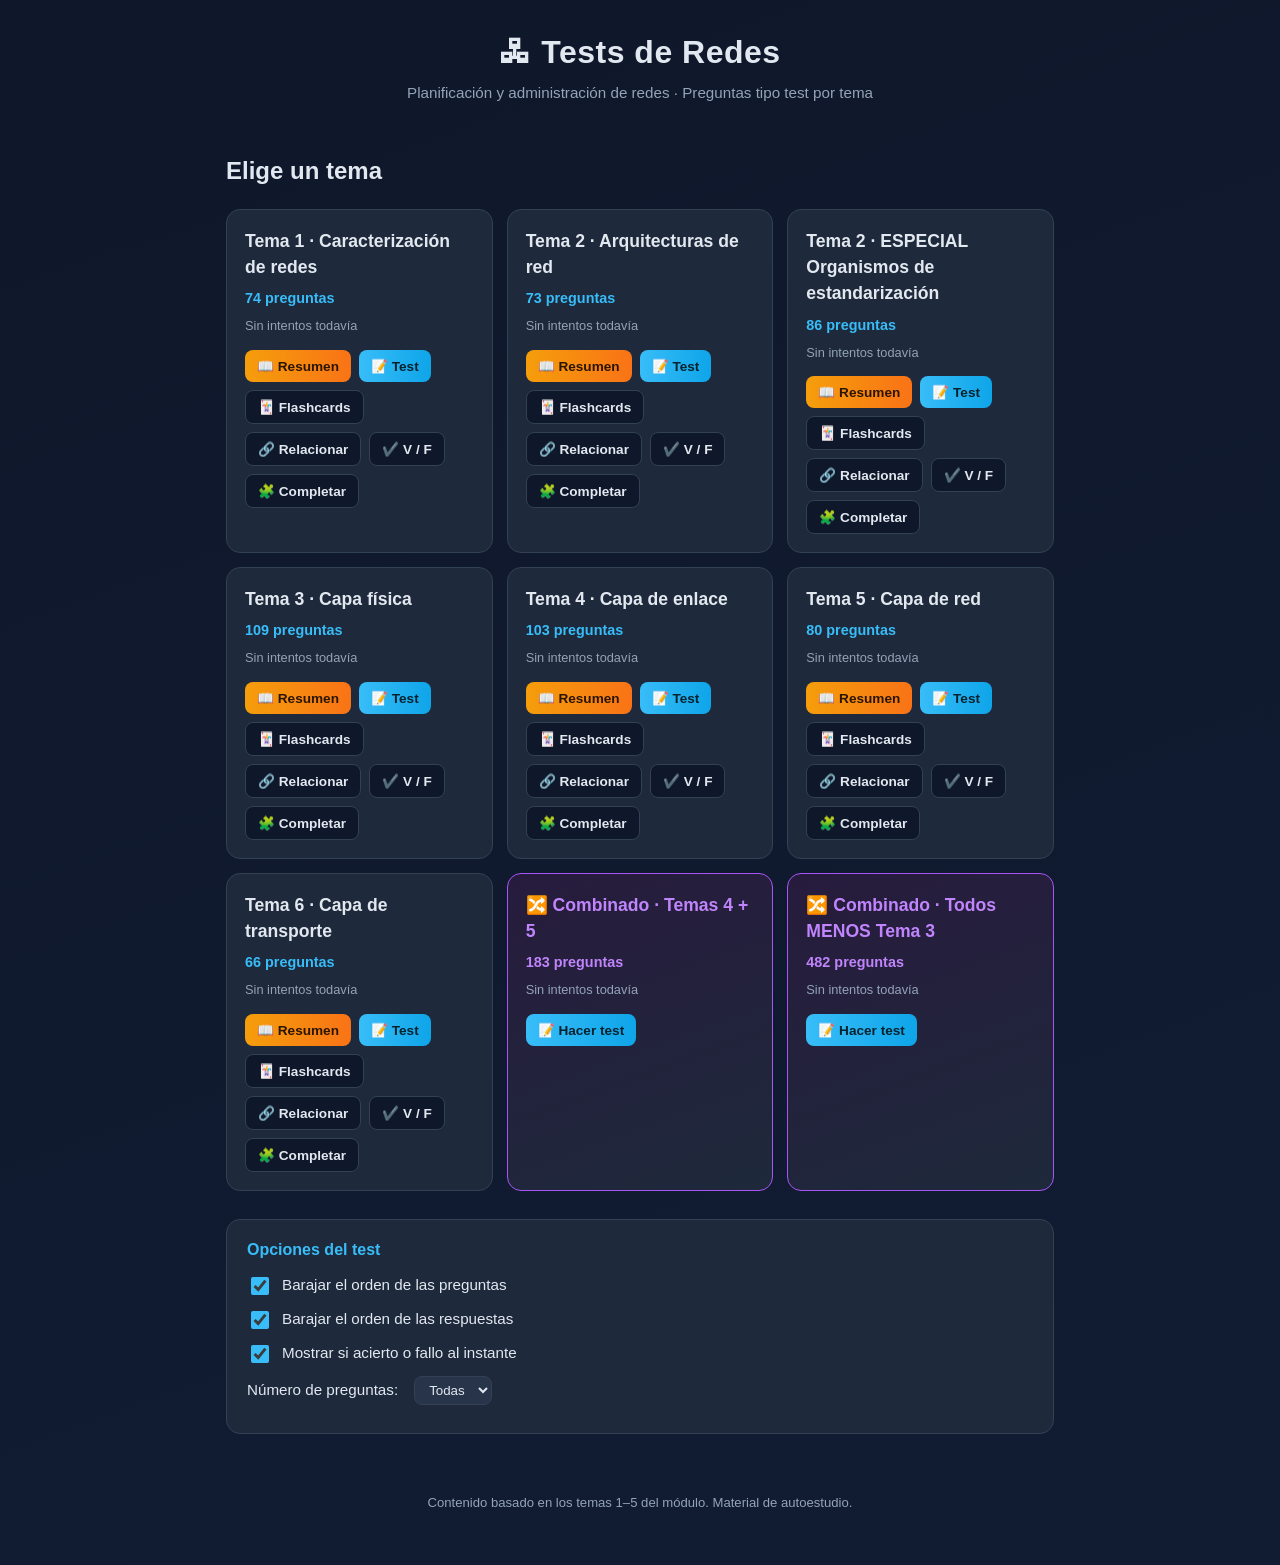
<file: index.html>
<!DOCTYPE html>
<html lang="es">
<head>
  <meta charset="UTF-8" />
  <meta name="viewport" content="width=device-width, initial-scale=1.0" />
  <title>Tests de Redes</title>
  <!-- Redirección automática a la aplicación -->
  <meta http-equiv="refresh" content="0; url=./app/" />
  <link rel="canonical" href="./app/" />
  <style>
    body{font-family:-apple-system,Segoe UI,Roboto,Arial,sans-serif;background:#0f172a;color:#e2e8f0;
      display:flex;min-height:100vh;align-items:center;justify-content:center;margin:0;text-align:center}
    a{color:#38bdf8;font-weight:700;font-size:1.2rem}
  </style>
  <script>window.location.replace("./app/");</script>
</head>
<body>
  <div>
    <p>Cargando los tests de redes…</p>
    <p>Si no se abre automáticamente, pulsa aquí 👉 <a href="./app/">Abrir la aplicación</a></p>
  </div>
</body>
</html>
</file>
<file: app/styles.css>
:root {
  --bg: #0f172a;
  --bg-soft: #1e293b;
  --card: #1e293b;
  --card-2: #273449;
  --accent: #38bdf8;
  --accent-2: #0ea5e9;
  --text: #e2e8f0;
  --muted: #94a3b8;
  --ok: #22c55e;
  --ok-bg: rgba(34, 197, 94, 0.15);
  --bad: #ef4444;
  --bad-bg: rgba(239, 68, 68, 0.15);
  --border: #334155;
}

* { box-sizing: border-box; }

body {
  margin: 0;
  font-family: -apple-system, BlinkMacSystemFont, "Segoe UI", Roboto, Helvetica, Arial, sans-serif;
  background: linear-gradient(160deg, #0f172a 0%, #111c33 100%);
  color: var(--text);
  min-height: 100vh;
  line-height: 1.5;
}

.topbar {
  text-align: center;
  padding: 28px 16px 12px;
}
.topbar h1 { margin: 0; font-size: 2rem; letter-spacing: 0.5px; }
.subtitle { color: var(--muted); margin: 6px 0 0; font-size: 0.95rem; }

#app {
  max-width: 860px;
  margin: 0 auto;
  padding: 16px;
}

.screen { display: none; animation: fade 0.25s ease; }
.screen.active { display: block; }
@keyframes fade { from { opacity: 0; transform: translateY(6px); } to { opacity: 1; transform: none; } }

/* ---- Selección de tema ---- */
.tema-grid {
  display: grid;
  grid-template-columns: repeat(auto-fit, minmax(240px, 1fr));
  gap: 14px;
  margin: 16px 0 28px;
}
.tema-card {
  background: var(--card);
  border: 1px solid var(--border);
  border-radius: 14px;
  padding: 18px;
  cursor: pointer;
  transition: transform 0.15s ease, border-color 0.15s ease, box-shadow 0.15s ease;
  text-align: left;
}
.tema-card:hover {
  transform: translateY(-3px);
  border-color: var(--accent);
  box-shadow: 0 8px 24px rgba(56, 189, 248, 0.15);
}
.tema-card h3 { margin: 0 0 6px; font-size: 1.1rem; }
.tema-card .count {
  color: var(--accent);
  font-size: 0.9rem;
  font-weight: 600;
}
.tema-card .best {
  display: block;
  color: var(--muted);
  font-size: 0.8rem;
  margin-top: 6px;
}

.options-panel {
  background: var(--card);
  border: 1px solid var(--border);
  border-radius: 14px;
  padding: 18px 20px;
}
.options-panel h3 { margin: 0 0 12px; font-size: 1rem; color: var(--accent); }
.opt {
  display: flex;
  align-items: center;
  gap: 10px;
  margin: 10px 0;
  font-size: 0.95rem;
  cursor: pointer;
}
.opt input[type="checkbox"] { width: 18px; height: 18px; accent-color: var(--accent); }
.opt select {
  background: var(--card-2);
  color: var(--text);
  border: 1px solid var(--border);
  border-radius: 8px;
  padding: 5px 10px;
  margin-left: 6px;
}

/* ---- Quiz ---- */
.quiz-head {
  display: flex;
  align-items: center;
  justify-content: space-between;
  gap: 10px;
  margin-bottom: 10px;
  flex-wrap: wrap;
}
.quiz-title { font-weight: 600; color: var(--accent); flex: 1; text-align: center; }
.progress { color: var(--muted); font-size: 0.9rem; }

.progress-bar {
  height: 8px;
  background: var(--card-2);
  border-radius: 99px;
  overflow: hidden;
  margin-bottom: 20px;
}
#progressFill {
  height: 100%;
  width: 0%;
  background: linear-gradient(90deg, var(--accent), var(--accent-2));
  transition: width 0.3s ease;
}

.question-box {
  background: var(--card);
  border: 1px solid var(--border);
  border-radius: 14px;
  padding: 22px;
}
.q-text { font-size: 1.15rem; font-weight: 600; margin: 0 0 18px; }

.answer {
  display: block;
  width: 100%;
  text-align: left;
  background: var(--card-2);
  border: 1px solid var(--border);
  border-radius: 10px;
  padding: 14px 16px;
  margin: 10px 0;
  color: var(--text);
  font-size: 1rem;
  cursor: pointer;
  transition: background 0.15s ease, border-color 0.15s ease;
}
.answer:hover:not(:disabled) { border-color: var(--accent); background: #2d3c54; }
.answer .letter {
  display: inline-flex;
  align-items: center;
  justify-content: center;
  width: 26px; height: 26px;
  border-radius: 50%;
  background: var(--bg);
  margin-right: 12px;
  font-weight: 700;
  font-size: 0.85rem;
}
.answer.correct { background: var(--ok-bg); border-color: var(--ok); }
.answer.correct .letter { background: var(--ok); color: #06210f; }
.answer.wrong { background: var(--bad-bg); border-color: var(--bad); }
.answer.wrong .letter { background: var(--bad); color: #2a0606; }
.answer:disabled { cursor: default; }

.explanation {
  margin-top: 16px;
  padding: 14px 16px;
  border-radius: 10px;
  background: rgba(56, 189, 248, 0.08);
  border-left: 4px solid var(--accent);
  font-size: 0.95rem;
  display: none;
}
.explanation.show { display: block; }
.explanation b { color: var(--accent); }

.quiz-foot {
  display: flex;
  align-items: center;
  justify-content: space-between;
  margin-top: 18px;
}
.score-live { color: var(--muted); font-size: 0.9rem; }

/* ---- Botones ---- */
.btn-primary, .btn-secondary, .btn-ghost {
  border: none;
  border-radius: 10px;
  padding: 11px 20px;
  font-size: 0.95rem;
  font-weight: 600;
  cursor: pointer;
  transition: opacity 0.15s ease, transform 0.1s ease;
}
.btn-primary { background: linear-gradient(90deg, var(--accent), var(--accent-2)); color: #06222e; }
.btn-secondary { background: var(--card-2); color: var(--text); border: 1px solid var(--border); }
.btn-ghost { background: transparent; color: var(--muted); }
.btn-primary:hover:not(:disabled), .btn-secondary:hover { transform: translateY(-1px); }
.btn-primary:disabled { opacity: 0.4; cursor: not-allowed; }

/* ---- Resultado ---- */
#result { text-align: center; }
.score-circle {
  width: 150px; height: 150px;
  border-radius: 50%;
  margin: 18px auto;
  display: flex; align-items: center; justify-content: center;
  font-size: 2.2rem; font-weight: 800;
  background: conic-gradient(var(--accent) 0%, var(--card-2) 0%);
}
.score-circle span {
  width: 120px; height: 120px;
  border-radius: 50%;
  background: var(--bg);
  display: flex; align-items: center; justify-content: center;
}
.score-text { color: var(--muted); margin-bottom: 20px; }

.review-list { text-align: left; margin: 20px 0; }
.review-item {
  background: var(--card);
  border: 1px solid var(--border);
  border-left: 4px solid var(--border);
  border-radius: 10px;
  padding: 14px 16px;
  margin: 10px 0;
}
.review-item.ok { border-left-color: var(--ok); }
.review-item.bad { border-left-color: var(--bad); }
.review-item .rq { font-weight: 600; margin-bottom: 8px; }
.review-item .ra { font-size: 0.92rem; margin: 3px 0; }
.review-item .ra.user-bad { color: var(--bad); }
.review-item .ra.right { color: var(--ok); }
.review-item .rexp { font-size: 0.88rem; color: var(--muted); margin-top: 8px; }

.result-actions {
  display: flex;
  gap: 10px;
  justify-content: center;
  flex-wrap: wrap;
  margin-top: 18px;
}

.footer {
  text-align: center;
  color: var(--muted);
  font-size: 0.82rem;
  padding: 30px 16px 40px;
}

@media (max-width: 520px) {
  .topbar h1 { font-size: 1.5rem; }
  .q-text { font-size: 1.05rem; }
  .quiz-title { order: 3; flex-basis: 100%; }
}



/* ---- Botones de modo en las tarjetas de tema ---- */
.mode-row {
  display: flex;
  flex-wrap: wrap;
  gap: 8px;
  margin-top: 14px;
}
.mode-btn {
  background: var(--bg);
  color: var(--text);
  border: 1px solid var(--border);
  border-radius: 8px;
  padding: 8px 12px;
  font-size: 0.85rem;
  font-weight: 600;
  cursor: pointer;
  transition: background 0.15s ease, border-color 0.15s ease, transform 0.1s ease;
}
.mode-btn:hover { border-color: var(--accent); transform: translateY(-1px); }
.mode-btn.primary { background: linear-gradient(90deg, var(--accent), var(--accent-2)); color: #06222e; border: none; }

/* ---- Flashcards ---- */
.flash-card {
  perspective: 1200px;
  margin: 30px auto;
  max-width: 560px;
  height: 260px;
  cursor: pointer;
}
.flash-inner {
  position: relative;
  width: 100%;
  height: 100%;
  transition: transform 0.5s;
  transform-style: preserve-3d;
}
.flash-card.flipped .flash-inner { transform: rotateY(180deg); }
.flash-face {
  position: absolute;
  width: 100%;
  height: 100%;
  backface-visibility: hidden;
  -webkit-backface-visibility: hidden;
  display: flex;
  align-items: center;
  justify-content: center;
  text-align: center;
  padding: 28px;
  border-radius: 16px;
  border: 1px solid var(--border);
}
.flash-front {
  background: linear-gradient(160deg, #273449, #1e293b);
  font-size: 1.5rem;
  font-weight: 700;
  color: var(--accent);
}
.flash-back {
  background: var(--card);
  font-size: 1.05rem;
  transform: rotateY(180deg);
  color: var(--text);
}
.flash-hint { text-align: center; color: var(--muted); font-size: 0.85rem; }

/* ---- Relacionar (matching) ---- */
.match-instr { color: var(--muted); font-size: 0.9rem; text-align: center; }
.match-msg {
  text-align: center;
  min-height: 22px;
  font-weight: 600;
  color: var(--accent);
  opacity: 0;
  transition: opacity 0.2s ease;
}
.match-msg.show { opacity: 1; }
.match-cols {
  display: grid;
  grid-template-columns: 1fr 1fr;
  gap: 14px;
  margin-top: 10px;
}
.match-col { display: flex; flex-direction: column; gap: 10px; }
.match-item {
  background: var(--card-2);
  color: var(--text);
  border: 1px solid var(--border);
  border-radius: 10px;
  padding: 12px 14px;
  font-size: 0.92rem;
  cursor: pointer;
  text-align: left;
  transition: background 0.15s ease, border-color 0.15s ease;
}
.match-item:hover:not(:disabled) { border-color: var(--accent); }
.match-item.selected { border-color: var(--accent); background: #2d3c54; box-shadow: 0 0 0 2px rgba(56,189,248,0.3); }
.match-item.matched { background: var(--ok-bg); border-color: var(--ok); color: var(--muted); cursor: default; }
.match-done { grid-column: 1 / -1; text-align: center; color: var(--ok); font-weight: 700; margin-top: 12px; }

/* ---- Verdadero / Falso ---- */
.vf-buttons { display: flex; gap: 14px; margin: 10px 0; }
.btn-vf {
  flex: 1;
  border: none;
  border-radius: 12px;
  padding: 18px;
  font-size: 1.1rem;
  font-weight: 700;
  cursor: pointer;
  transition: transform 0.1s ease, opacity 0.15s ease;
}
.btn-vf:hover:not(:disabled) { transform: translateY(-2px); }
.btn-vf:disabled { opacity: 0.6; cursor: default; }
.vf-true { background: var(--ok-bg); color: var(--ok); border: 1px solid var(--ok); }
.vf-false { background: var(--bad-bg); color: var(--bad); border: 1px solid var(--bad); }

@media (max-width: 520px) {
  .flash-card { height: 220px; }
  .flash-front { font-size: 1.2rem; }
}



/* ---- Resumen visual ---- */
.mode-btn.resumen { background: linear-gradient(90deg, #f59e0b, #f97316); color: #2a1500; border: none; }
.resumen-body {
  background: var(--card);
  border: 1px solid var(--border);
  border-radius: 14px;
  padding: 22px 24px;
  line-height: 1.65;
}
.resumen-body .rs-intro {
  background: linear-gradient(160deg, rgba(56,189,248,0.12), rgba(14,165,233,0.06));
  border-left: 4px solid var(--accent);
  border-radius: 10px;
  padding: 14px 16px;
  font-size: 1.02rem;
  margin-bottom: 18px;
}
.resumen-body h3 {
  margin: 24px 0 10px;
  font-size: 1.15rem;
  color: var(--accent);
  border-bottom: 1px solid var(--border);
  padding-bottom: 6px;
}
.resumen-body .rs-list { margin: 8px 0; padding-left: 22px; }
.resumen-body .rs-list li { margin: 7px 0; }
.resumen-body b { color: #e9f3ff; }
.resumen-body .rs-callout {
  background: rgba(34,197,94,0.10);
  border-left: 4px solid var(--ok);
  border-radius: 10px;
  padding: 12px 16px;
  margin: 12px 0;
}
.resumen-body .rs-note {
  background: rgba(245,158,11,0.10);
  border-left: 4px solid #f59e0b;
  border-radius: 10px;
  padding: 12px 16px;
  margin: 12px 0;
  font-size: 0.95rem;
}
.resumen-body .rs-badge {
  display: inline-block;
  background: var(--bg);
  border: 1px solid var(--accent);
  color: var(--accent);
  border-radius: 6px;
  padding: 1px 8px;
  font-weight: 700;
  font-size: 0.9rem;
  white-space: nowrap;
}
.resumen-body .rs-table {
  width: 100%;
  border-collapse: collapse;
  margin: 12px 0;
  font-size: 0.92rem;
}
.resumen-body .rs-table th, .resumen-body .rs-table td {
  border: 1px solid var(--border);
  padding: 8px 10px;
  text-align: left;
  vertical-align: top;
}
.resumen-body .rs-table th { background: var(--card-2); color: var(--accent); }
.resumen-body .rs-table tr:nth-child(even) td { background: rgba(255,255,255,0.02); }

/* ---- Rellenar huecos (cloze) ---- */
.cloze-box {
  background: var(--card);
  border: 1px solid var(--border);
  border-radius: 14px;
  padding: 22px;
}
.cloze-text { font-size: 1.15rem; font-weight: 600; margin-bottom: 18px; }
.cloze-gap { color: var(--accent); font-weight: 800; letter-spacing: 1px; }
.cloze-options { display: flex; flex-direction: column; gap: 10px; }
.cloze-opt {
  background: var(--card-2);
  border: 1px solid var(--border);
  border-radius: 10px;
  padding: 13px 16px;
  color: var(--text);
  font-size: 1rem;
  cursor: pointer;
  text-align: left;
  transition: background 0.15s ease, border-color 0.15s ease;
}
.cloze-opt:hover:not(:disabled) { border-color: var(--accent); background: #2d3c54; }
.cloze-opt.correct { background: var(--ok-bg); border-color: var(--ok); }
.cloze-opt.wrong { background: var(--bad-bg); border-color: var(--bad); }



/* ---- Resumen ampliado ---- */
.resumen-body .rs-hr { border: none; border-top: 2px dashed var(--border); margin: 28px 0 8px; }
.resumen-body .rs-h2 {
  font-size: 1.35rem;
  color: #f59e0b;
  margin: 6px 0 14px;
  text-align: center;
}



/* ---- Tarjetas de tests combinados ---- */
.tema-card.combo-card {
  border-color: #a855f7;
  background: linear-gradient(160deg, #271b3d, #1e293b);
}
.tema-card.combo-card:hover { box-shadow: 0 8px 24px rgba(168,85,247,0.20); border-color: #c084fc; }
.tema-card.combo-card h3 { color: #c084fc; }
.tema-card.combo-card .count { color: #c084fc; }
</file>
